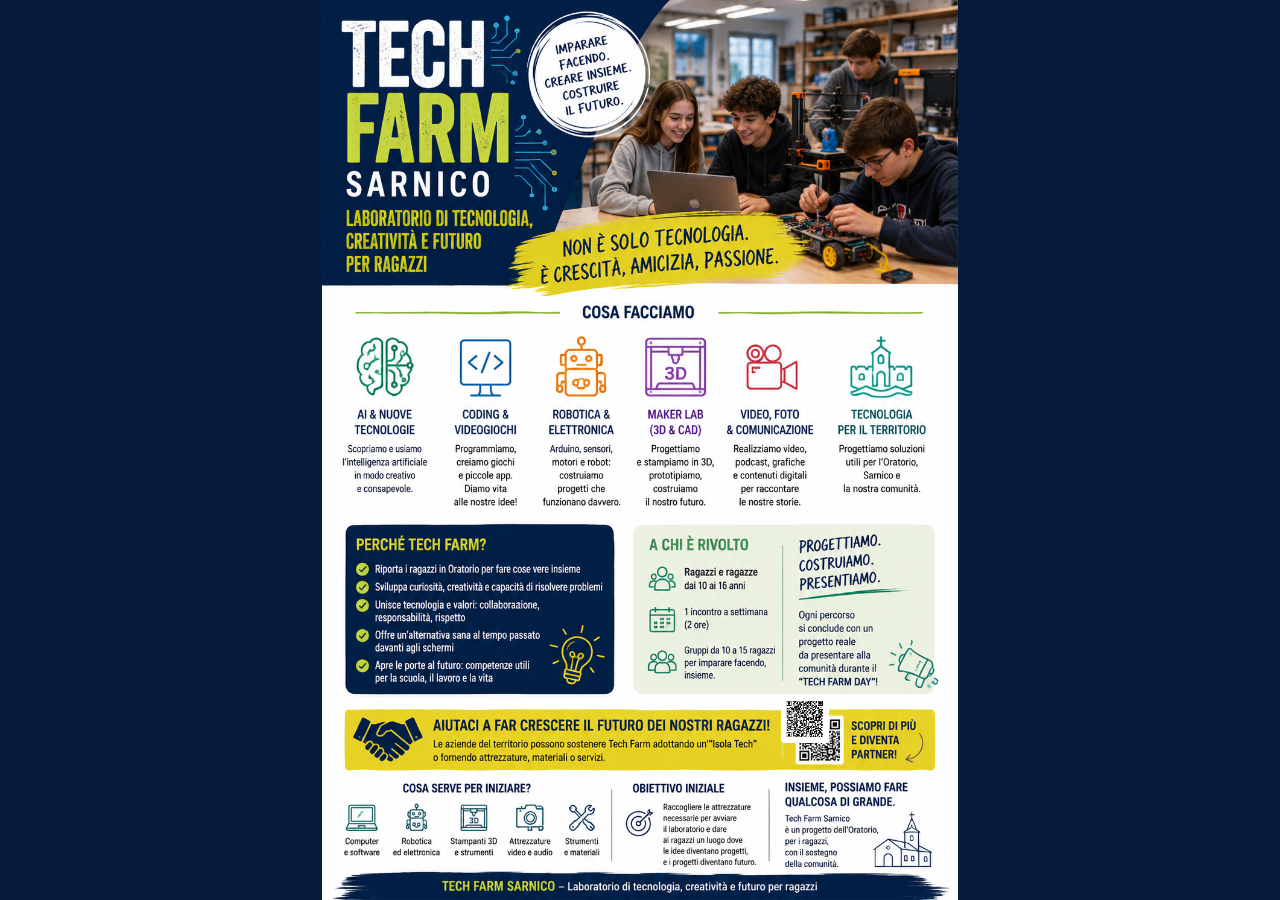
<file: index.html>
<!doctype html>
<html lang="it">
<head>
<meta charset="utf-8">
<meta name="viewport" content="width=device-width,initial-scale=1,viewport-fit=cover">
<meta name="theme-color" content="#061b3a">
<meta name="apple-mobile-web-app-capable" content="yes">
<title>Tech Farm Sarnico</title>
<style>
*{box-sizing:border-box}
html,body{margin:0;width:100%;height:100%;background:#061b3a}
body{overflow:hidden}
.poster-link{
  display:flex;
  align-items:center;
  justify-content:center;
  width:100vw;
  height:100dvh;
  background:#061b3a;
}
.poster{
  display:block;
  width:100%;
  height:100%;
  object-fit:contain;
  object-position:center;
}
</style>
</head>
<body>
<a class="poster-link" href="attrezzature.html" target="_blank" rel="noopener"
   aria-label="Apri l'elenco attrezzature Tech Farm">
  <img class="poster" src="locandina-tech-farm.png" alt="Tech Farm Sarnico">
</a>
</body>
</html>
</file>
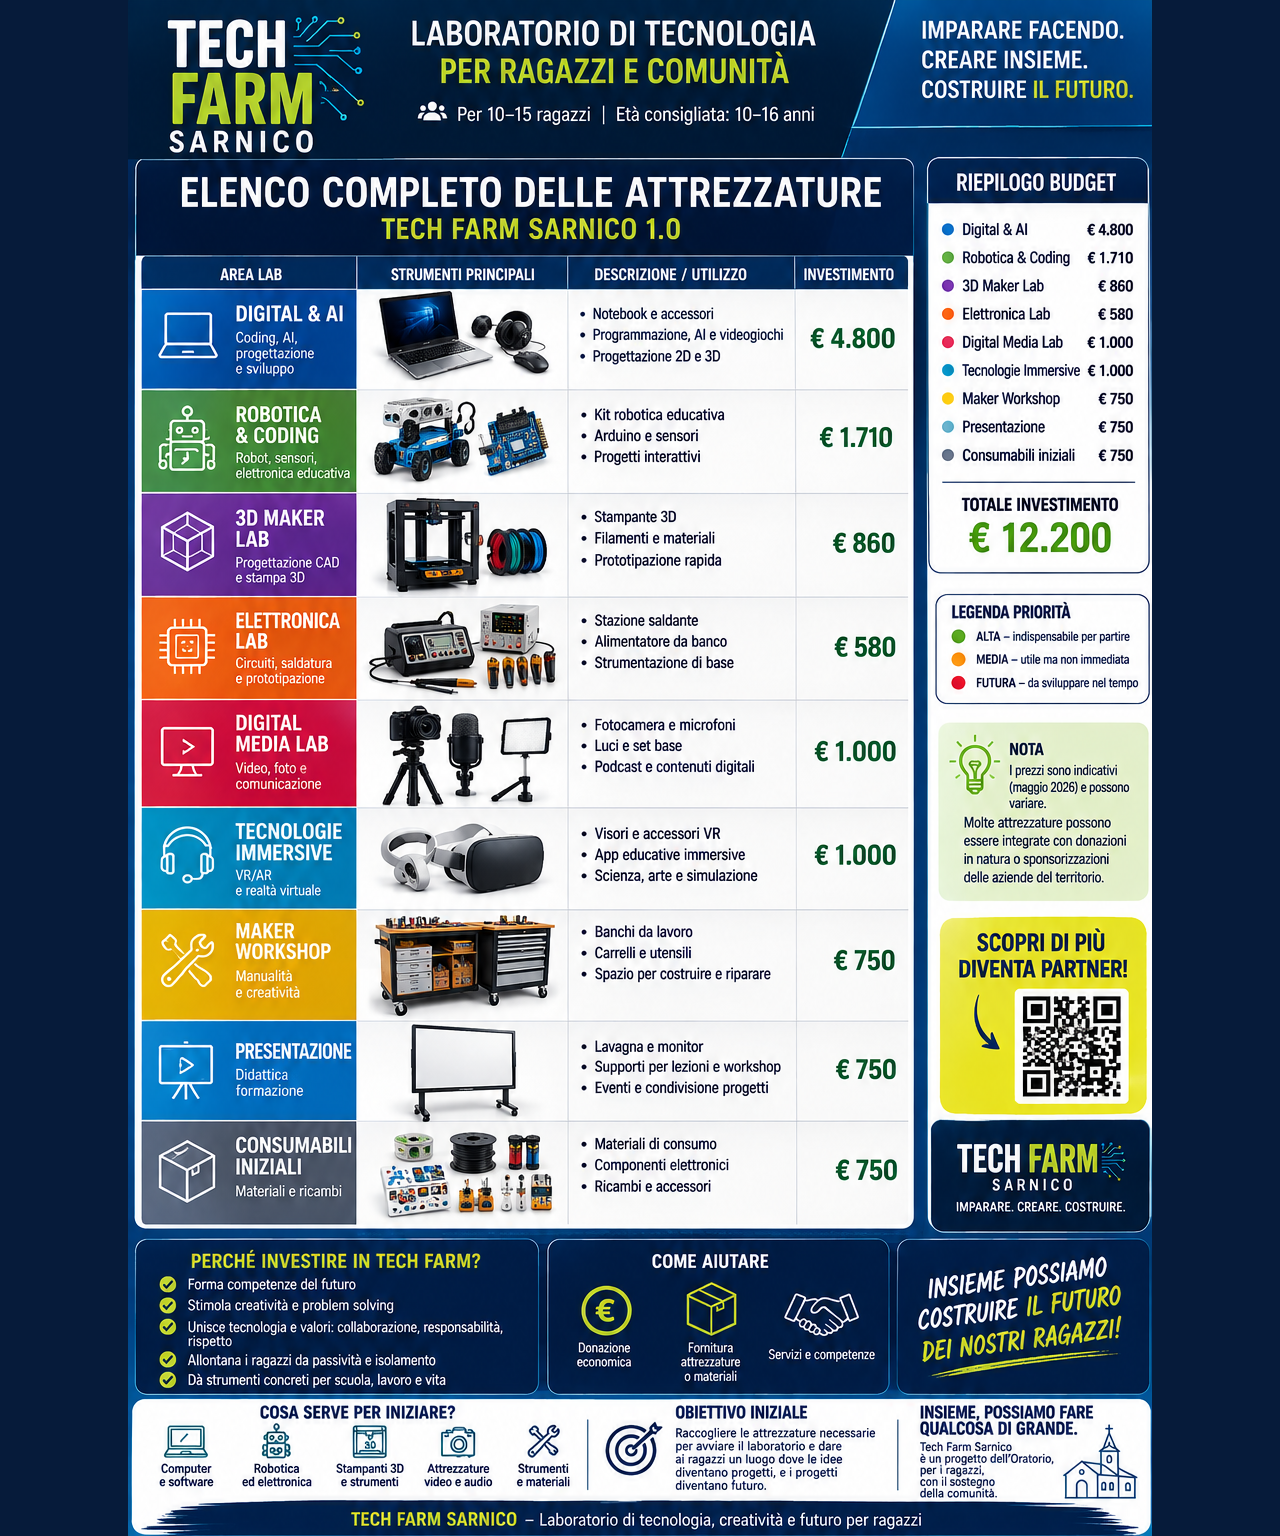
<file: attrezzature.html>
<!doctype html>
<html lang="it">
<head>
<meta charset="utf-8">
<meta name="viewport" content="width=device-width,initial-scale=1,viewport-fit=cover">
<meta name="theme-color" content="#061b3a">
<title>Attrezzature | Tech Farm Sarnico</title>
<style>
*{box-sizing:border-box}
html,body{margin:0;width:100%;min-height:100%;background:#061b3a}
body{overflow-x:hidden}
.page{
  width:100%;
  display:flex;
  justify-content:center;
  background:#061b3a;
}
.page img{
  display:block;
  width:100%;
  height:auto;
  max-width:1024px;
  margin:0;
}
</style>
</head>
<body>
<main class="page">
<img src="attrezzature-tech-farm.png"
     alt="Tech Farm Sarnico - elenco completo delle attrezzature su 9 aree e riepilogo budget">
</main>
</body>
</html>
</file>
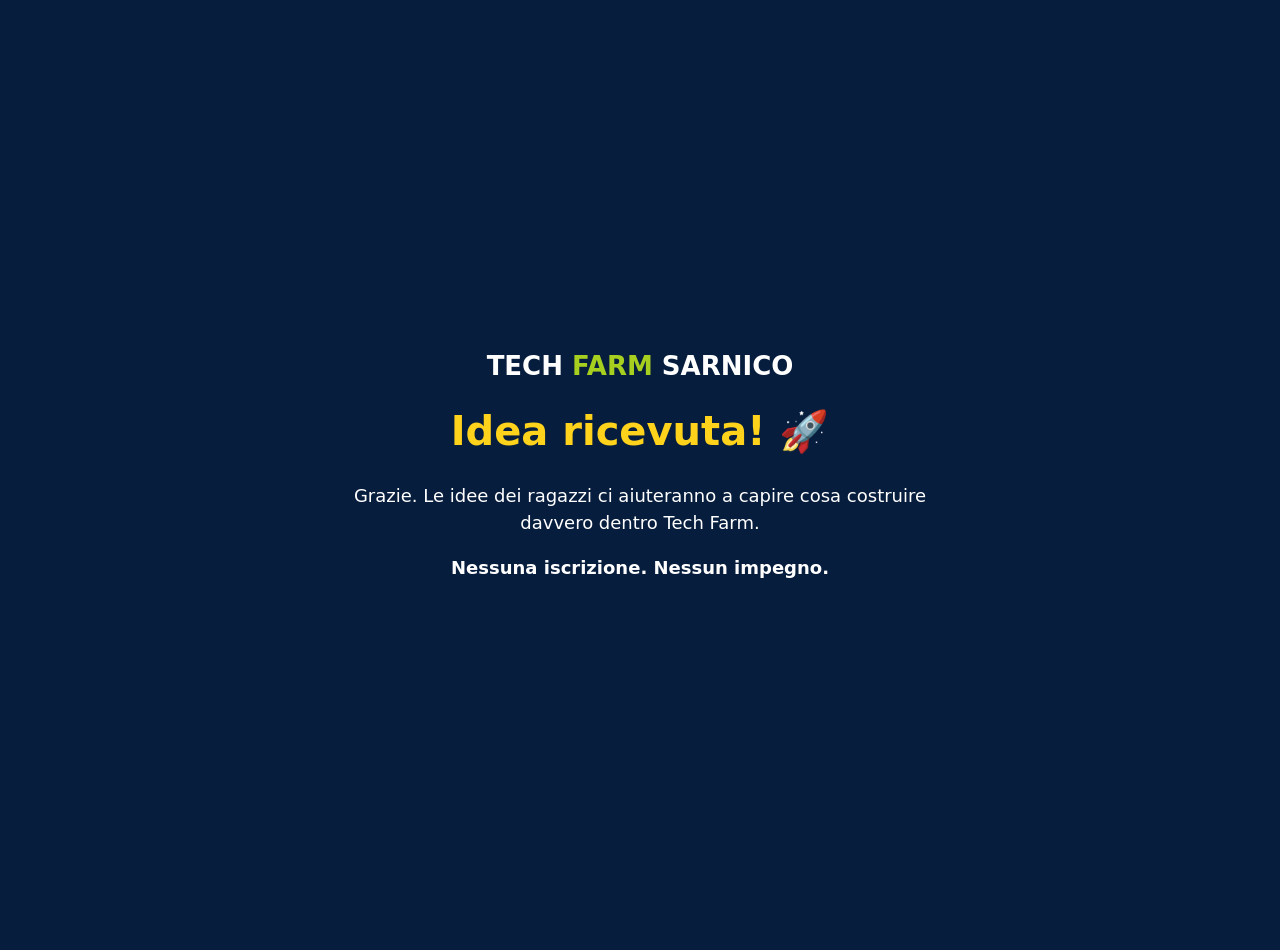
<file: grazie.html>
<!doctype html><html lang="it"><head><meta charset="utf-8"><meta name="viewport" content="width=device-width,initial-scale=1"><title>Grazie | Tech Farm</title><style>body{margin:0;min-height:100vh;display:grid;place-items:center;text-align:center;padding:25px;background:#071d3d;color:#fff;font-family:system-ui}.c{max-width:600px}h1{font-size:40px;color:#ffd21c}.logo{font-size:26px;font-weight:900}.logo b{color:#a7cf20}p{font-size:18px;line-height:1.5}</style></head><body><main class="c"><div class="logo">TECH <b>FARM</b> SARNICO</div><h1>Idea ricevuta! 🚀</h1><p>Grazie. Le idee dei ragazzi ci aiuteranno a capire cosa costruire davvero dentro Tech Farm.</p><p><b>Nessuna iscrizione. Nessun impegno.</b></p></main></body></html>
</file>
